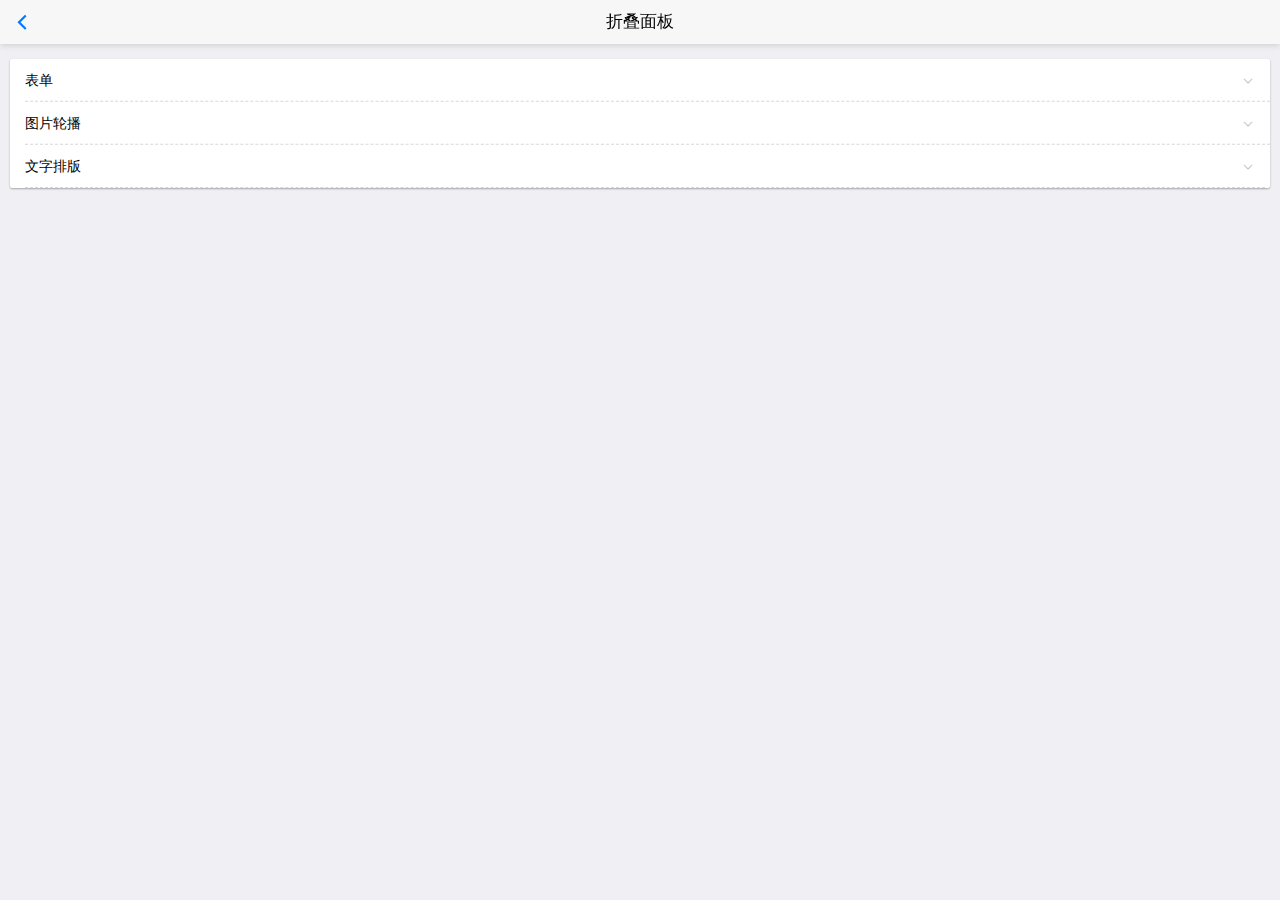
<file: template/accordion.html>
<!DOCTYPE html>
<html>

	<head>
		<meta charset="utf-8">
		<title>app</title>
		<meta name="viewport" content="width=device-width, initial-scale=1,maximum-scale=1,user-scalable=no">
		<meta name="apple-mobile-web-app-capable" content="yes">
		<meta name="apple-mobile-web-app-status-bar-style" content="black">

		<!--标准mui.css-->
		<link rel="stylesheet" href="../css/mui.min.css">
		<!--App自定义的css-->
		<link rel="stylesheet" type="text/css" href="../css/app.css"/>
		
	</head>
	<body class="mui-fullscreen">
		<header class="mui-bar mui-bar-nav">
			<a class="mui-action-back mui-icon mui-icon-left-nav mui-pull-left"></a>
			<h1 class="mui-title">折叠面板</h1>
		</header>
		<div class="mui-content">
			<div class="mui-card">
				<ul class="mui-table-view">
					<li class="mui-table-view-cell mui-collapse">
						<a class="mui-navigate-right" href="#">表单</a>
						<div class="mui-collapse-content">
							<form class="mui-input-group">
								<div class="mui-input-row">
									<label>Input</label>
									<input type="text" placeholder="普通输入框">
								</div>
								<div class="mui-input-row">
									<label>Input</label>
									<input type="text" class="mui-input-clear" placeholder="带清除按钮的输入框">
								</div>
		
								<div class="mui-input-row mui-plus-visible">
									<label>Input</label>
									<input type="text" class="mui-input-speech mui-input-clear" placeholder="语音输入">
								</div>
								<div class="mui-button-row">
									<button class="mui-btn mui-btn-primary" type="button" onclick="return false;">确认</button>&nbsp;&nbsp;
									<button class="mui-btn mui-btn-primary" type="button" onclick="return false;">取消</button>
								</div>
							</form>
						</div>
					</li>
					<li class="mui-table-view-cell mui-collapse">
						<a class="mui-navigate-right" href="#">图片轮播</a>
						<div class="mui-collapse-content">
							<div id="slider" class="mui-slider" >
							  <div class="mui-slider-group mui-slider-loop">
							    <!-- 额外增加的一个节点(循环轮播：第一个节点是最后一张轮播) -->
							    <div class="mui-slider-item mui-slider-item-duplicate">
							      <a href="#">
							        <img src="../img/slider04.png" />
							      </a>
							    </div>
							    <!-- 第一张 -->
							    <div class="mui-slider-item">
							      <a href="#">
							        <img src="../img/slider01.png" />
							      </a>
							    </div>
							    <!-- 第二张 -->
							    <div class="mui-slider-item">
							      <a href="#">
							        <img src="../img/slider02.png" />
							      </a>
							    </div>
							    <!-- 第三张 -->
							    <div class="mui-slider-item">
							      <a href="#">
							        <img src="../img/slider03.png" />
							      </a>
							    </div>
							    <!-- 第四张 -->
							    <div class="mui-slider-item">
							      <a href="#">
							        <img src="../img/slider04.png" />
							      </a>
							    </div>
							    <!-- 额外增加的一个节点(循环轮播：最后一个节点是第一张轮播) -->
							    <div class="mui-slider-item mui-slider-item-duplicate">
							      <a href="#">
							        <img src="../img/slider01.png" />
							      </a>
							    </div>
							  </div>
							  <div class="mui-slider-indicator">
							    <div class="mui-indicator mui-active"></div>
							    <div class="mui-indicator"></div>
							    <div class="mui-indicator"></div>
							    <div class="mui-indicator"></div>
							  </div>
							</div>
						</div>
					</li>
					<li class="mui-table-view-cell mui-collapse">
						<a class="mui-navigate-right" href="#">文字排版</a>
						<div class="mui-collapse-content">
							<h1>h1. Heading</h1>
							<h2>h2. Heading</h2>
							<h3>h3. Heading</h3>
							<h4>h4. Heading</h4>
							<h5>h5. Heading</h5>
							<h6>h6. Heading</h6>
							<p>
								p. 目前最接近原生App效果的框架。
							</p>
						</div>
					</li>
				</ul>
			</div>
		</div>
		<script src="../js/mui.min.js"></script>
		<script>
			mui.init({
				swipeBack:true //启用右滑关闭功能
			});
		</script>
	</body>

</html>
</file>
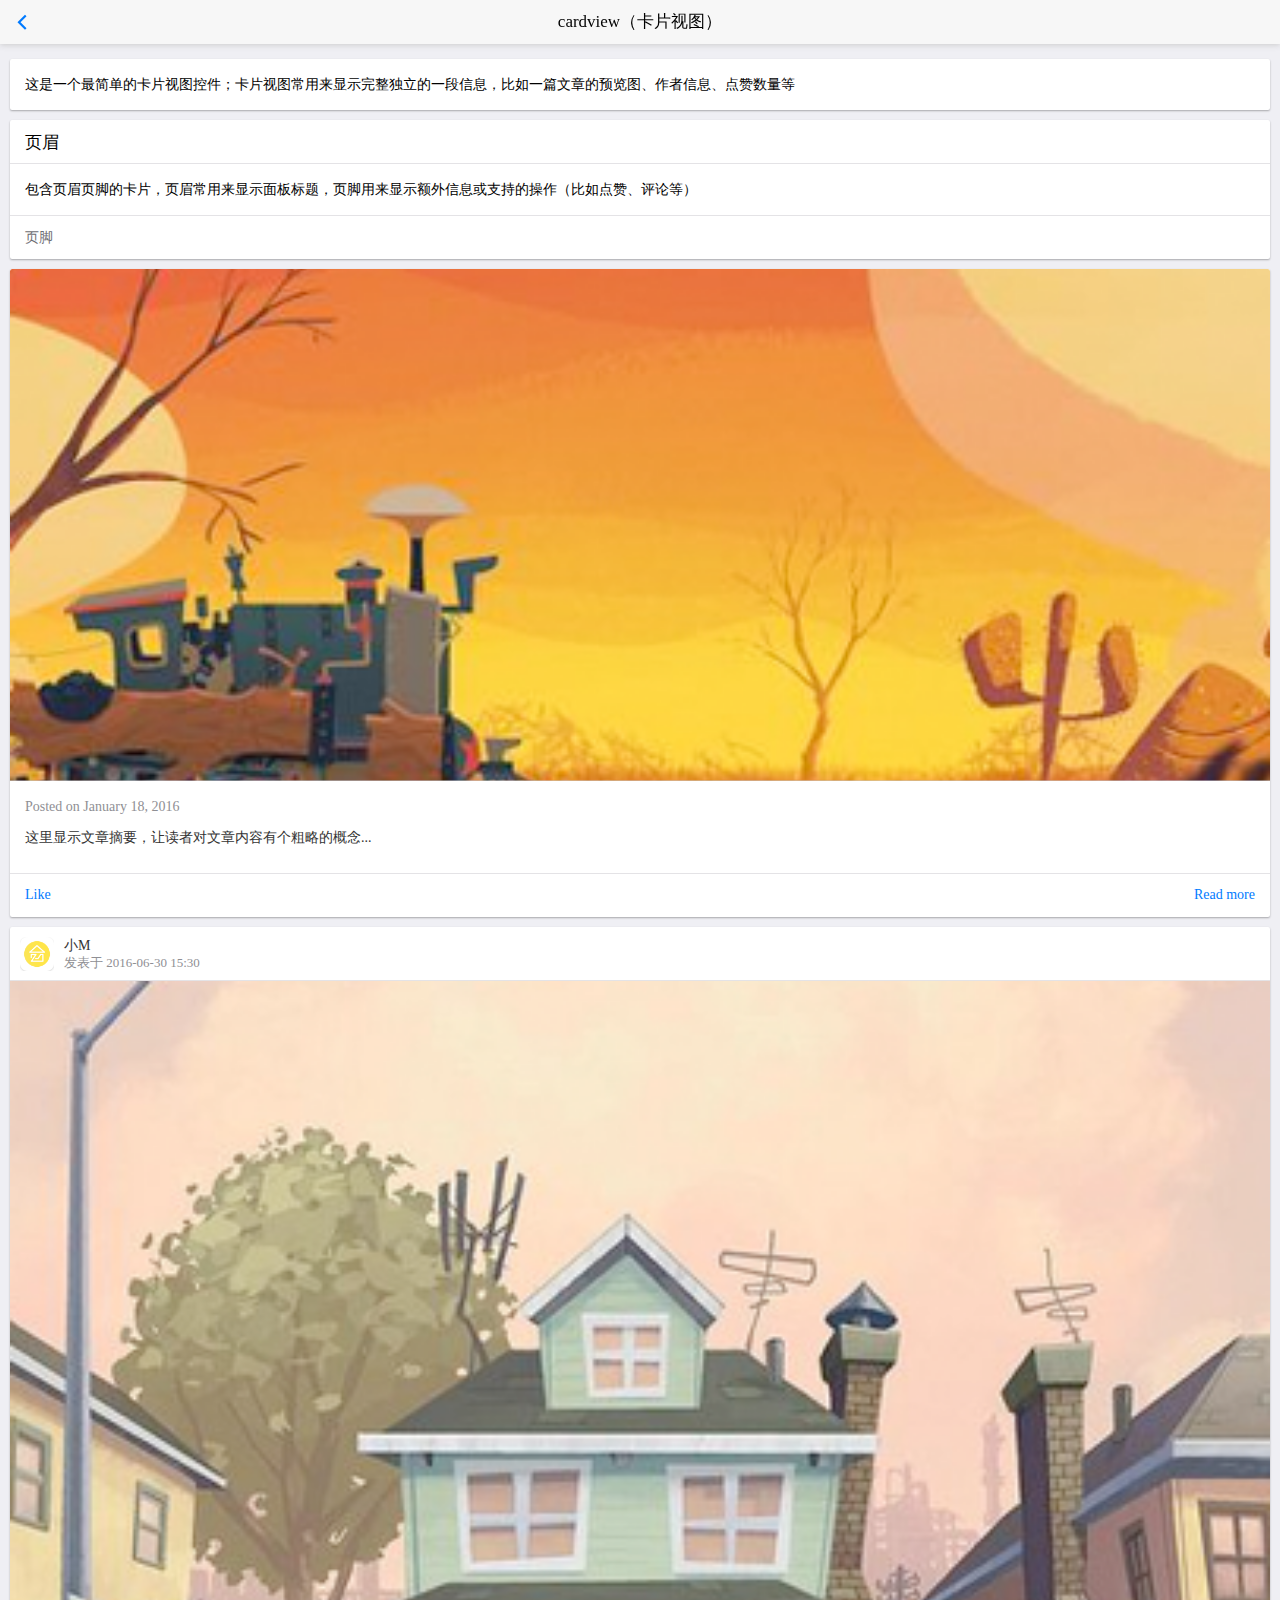
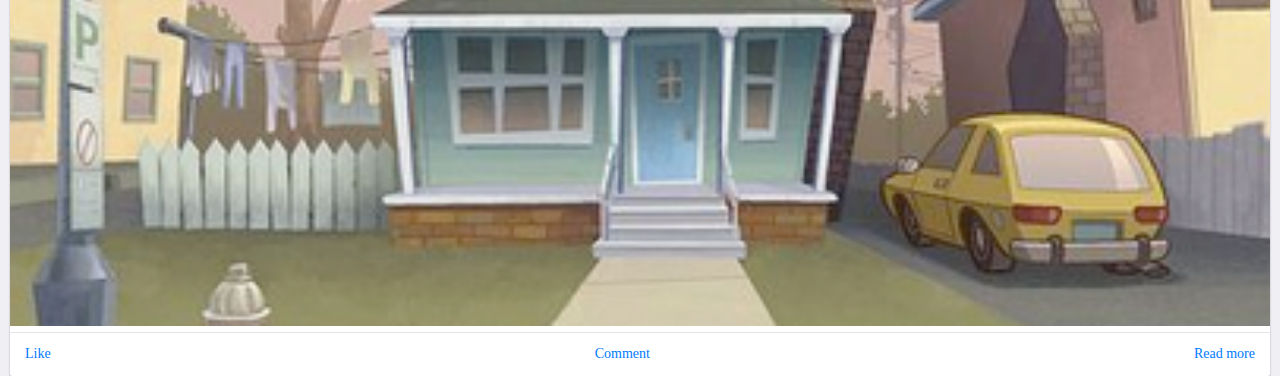
<file: template/card.html>
<!DOCTYPE html>
<html>

	<head>
		<meta charset="utf-8">
		<title>app</title>
		<meta name="viewport" content="width=device-width, initial-scale=1,maximum-scale=1,user-scalable=no">
		<meta name="apple-mobile-web-app-capable" content="yes">
		<meta name="apple-mobile-web-app-status-bar-style" content="black">

		<!--标准mui.css-->
		<link rel="stylesheet" href="../css/mui.min.css">
		<!--App自定义的css-->
		<link rel="stylesheet" type="text/css" href="../css/app.css" />
	</head>

	<body class="mui-fullscreen">
		<header class="mui-bar mui-bar-nav">
			<a class="mui-action-back mui-icon mui-icon-left-nav mui-pull-left"></a>
			<h1 class="mui-title">cardview（卡片视图）</h1>
		</header>
		<div class="mui-content">
			<div class="mui-card">
				<div class="mui-card-content">
					<div class="mui-card-content-inner">
						这是一个最简单的卡片视图控件；卡片视图常用来显示完整独立的一段信息，比如一篇文章的预览图、作者信息、点赞数量等
					</div>
				</div>
			</div>
			<div class="mui-card">
				<div class="mui-card-header">页眉</div>
				<div class="mui-card-content">
					<div class="mui-card-content-inner">
						包含页眉页脚的卡片，页眉常用来显示面板标题，页脚用来显示额外信息或支持的操作（比如点赞、评论等）
					</div>
				</div>
				<div class="mui-card-footer">页脚</div>
			</div>
			
			<div class="mui-card">
				<div class="mui-card-header mui-card-media" style="height:40vw;background-image:url(../img/slider02.png)"></div>
				<div class="mui-card-content">
					<div class="mui-card-content-inner">
						<p>Posted on January 18, 2016</p>
						<p style="color: #333;">这里显示文章摘要，让读者对文章内容有个粗略的概念...</p>
					</div>
				</div>
				<div class="mui-card-footer">
					<a class="mui-card-link">Like</a>
					<a class="mui-card-link">Read more</a>
				</div>
			</div>
			
			
			<!--<div class="mui-card">
				<div class="mui-card-header mui-card-media">
					<div class="mui-card-media-object mui-pull-left">
						<img src="../images/logo.png" width="34px" height="34px" />
					</div>
					<div class="mui-card-media-body">
						小M
						<p class="mui-ellipsis">发表于 6小时前</p>
					</div>
				</div>
				<div class="mui-card-content mui-card-media" style="height:40vw;background-image:url(../images/yuantiao.jpg)"></div>
				<div class="mui-card-footer">
					<a class="mui-card-link">Like</a>
					<a class="mui-card-link">Comment</a>
					<a class="mui-card-link">Read more</a>
				</div>
			</div>-->
			
			<div class="mui-card">
				<div class="mui-card-header mui-card-media">
					<img src="../img/logo.png" />
					<div class="mui-media-body">
						小M
						<p>发表于 2016-06-30 15:30</p>
					</div>
					<!--<img class="mui-pull-left" src="../images/logo.png" width="34px" height="34px" />
					<h2>小M</h2>
					<p>发表于 2016-06-30 15:30</p>-->
				</div>
				<div class="mui-card-content" >
					<img src="../img/slider01.png" alt="" width="100%"/>
				</div>
				<div class="mui-card-footer">
					<a class="mui-card-link">Like</a>
					<a class="mui-card-link">Comment</a>
					<a class="mui-card-link">Read more</a>
				</div>
			</div>
		</div>
		<script src="../js/mui.min.js"></script>
	</body>

</html>
</file>
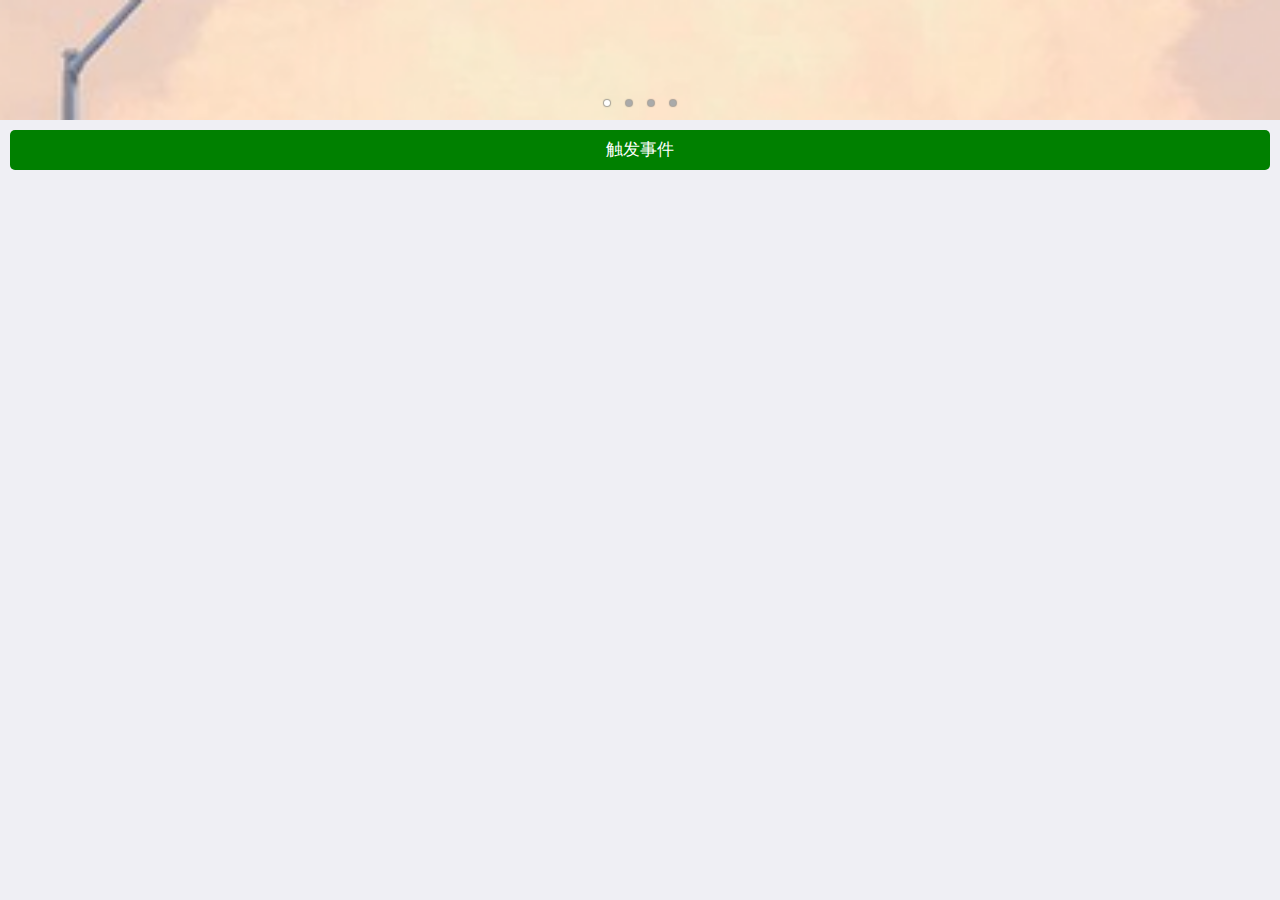
<file: template/content.html>
<!DOCTYPE html>
<html>

	<head>
		<meta charset="utf-8">
		<title>Hello MUI</title>
		<meta name="viewport" content="width=device-width, initial-scale=1,maximum-scale=1, user-scalable=no">
		<meta name="apple-mobile-web-app-capable" content="yes">
		<meta name="apple-mobile-web-app-status-bar-style" content="black">
		<link rel="stylesheet" href="../css/mui.min.css">
		<style type="text/css">
			*{font-family: "微软雅黑";}
			#list {
				/*避免导航边框和列表背景边框重叠，看起来像两条边框似得；*/
				margin-top: -1px;
			}
			.mui-slider{max-height: 120px;}
			.card{overflow: hidden;clear: both;}
			.cardList{margin: 10px;border-radius: 5px;background-color: #fff;min-height: 200px;}
			.cardListTitle{font-size: 20px;color: #000000;line-height: 45px;margin-bottom: 0;}
			.cardListchild{margin: 10px;}
			.mui-table-view{font-size: 14px;}
			.mui-table-view:before{background-color:#fff;border-top: 1px solid #c8c7cc;}
			.mui-table-view:after{background-color: #fff;}
			.mui-table-view-cell:after{background-color: #fff;border-bottom: 1px dashed #c8c7cc;}
			.ftbd{font-weight: bold;color: #700000;}
			.edu{color: #3983e5;font-size: 20px;font-weight: bold;}
			.btn{margin: 10px;text-align: center;background-color: green;border-radius: 5px;line-height: 40px;color: #fff;}
		</style>
	</head>

	<body>
		<div class="mui-content">
			<header>
				<div id="slider" class="mui-slider" >
				  <div class="mui-slider-group mui-slider-loop">
				    <!-- 额外增加的一个节点(循环轮播：第一个节点是最后一张轮播) -->
				    <div class="mui-slider-item mui-slider-item-duplicate">
				      <a href="#">
				        <img src="../img/slider04.png" />
				      </a>
				    </div>
				    <!-- 第一张 -->
				    <div class="mui-slider-item">
				      <a href="#">
				        <img src="../img/slider01.png" />
				      </a>
				    </div>
				    <!-- 第二张 -->
				    <div class="mui-slider-item">
				      <a href="#">
				        <img src="../img/slider02.png" />
				      </a>
				    </div>
				    <!-- 第三张 -->
				    <div class="mui-slider-item">
				      <a href="#">
				        <img src="../img/slider03.png" />
				      </a>
				    </div>
				    <!-- 第四张 -->
				    <div class="mui-slider-item">
				      <a href="#">
				        <img src="../img/slider04.png" />
				      </a>
				    </div>
				    <!-- 额外增加的一个节点(循环轮播：最后一个节点是第一张轮播) -->
				    <div class="mui-slider-item mui-slider-item-duplicate">
				      <a href="#">
				        <img src="../img/slider01.png" />
				      </a>
				    </div>
				  </div>
				  <div class="mui-slider-indicator">
				    <div class="mui-indicator mui-active"></div>
				    <div class="mui-indicator"></div>
				    <div class="mui-indicator"></div>
				    <div class="mui-indicator"></div>
				  </div>
				</div>
			</header>
			<div class="btn" id="btn">触发事件</div>
			<div class="card" id="cardlist">
				
			</div>
		</div>
		<script src="../js/mui.min.js"></script>
		<script>
			var aniShow = "pop-in";
			 //只有ios支持的功能需要在Android平台隐藏；
			if (mui.os.android) {
				var list = document.querySelectorAll('.ios-only');
				if (list) {
					for (var i = 0; i < list.length; i++) {
						list[i].style.display = 'none';
					}
				}
				//Android平台暂时使用slide-in-right动画
				if(parseFloat(mui.os.version)<4.4){
					aniShow = "slide-in-right";
				}
			}
			//初始化，并预加载webview模式的选项卡			
			function preload () {
				mui.preload({
					url:'examples/tab-webview-main.html',
					styles: {
						popGesture: 'hide'
					}
				});
				mui.preload({
					url:"examples/pullrefresh_main.html",
					styles:{
						popGesture:'hide'
					}
				});
			}
			var templates = {};
			var getTemplate = function(name, header, content) {
				var template = templates[name];
				if (!template) {
					//预加载共用父模板；
					var headerWebview = mui.preload({
						url: header,
						id: name + "-main",
						styles: {
							popGesture: "hide",
						},
						extras: {
							mType: 'main'
						}
					});
					//预加载共用子webview
					var subWebview = mui.preload({
						url: !content ? "" : content,
						id: name + "-sub",
						styles: {
							top: '45px',
							bottom: '0px',
						},
						extras: {
							mType: 'sub'
						}
					});
					subWebview.addEventListener('titleUpdate', function() {
						setTimeout(function() {
							subWebview.show();
						}, 50);
					});
					subWebview.hide();
					headerWebview.append(subWebview);
					//iOS平台支持侧滑关闭，父窗体侧滑隐藏后，同时需要隐藏子窗体；
					if (mui.os.ios) { //5+父窗体隐藏，子窗体还可以看到？不符合逻辑吧？
						headerWebview.addEventListener('hide', function() {
							subWebview.hide("none");
						});
					}
					templates[name] = template = {
						name: name,
						header: headerWebview,
						content: subWebview,
					};
				}
				return template;
			};
			var initTemplates = function() {
				getTemplate('default', 'examples/template.html');
			};
			mui.plusReady(function() {
				//读取本地存储，检查是否为首次启动
//				var showGuide = plus.storage.getItem("lauchFlag");
				if(showGuide){
					//有值，说明已经显示过了，无需显示；
					//关闭splash页面；
					plus.navigator.closeSplashscreen();
					plus.navigator.setFullscreen(false);
					//初始化模板
					initTemplates(); 
					//预加载
					preload();
				}else{
					//显示启动导航
					mui.openWindow({
						id:'guide',
						url:'examples/guide.html',
						show:{
							aniShow:'none'
						},
						waiting:{
							autoShow:false
						}
					});
					//延迟的原因：优先打开启动导航页面，避免资源争夺
					setTimeout(function () {
						//初始化模板
						initTemplates(); 
						//预加载
						preload();
					},200);
				}
			});
			 //主列表点击事件
			mui('#list').on('tap', 'a', function() {
				var id = this.getAttribute('href');
				var href = this.href;
				var type = this.getAttribute("open-type");
				//不使用父子模板方案的页面
				if (type == "common") {
					var webview_style = {
						popGesture: "close"
					};
					//侧滑菜单需动态控制一下zindex值；
					if (~id.indexOf('offcanvas-')) {
						webview_style.zindex = 9998;
						webview_style.popGesture = ~id.indexOf('offcanvas-with-right') ? "close" : "none";
					}
					//图标界面需要启动硬件加速
					if(~id.indexOf('icons.html')){
						webview_style.hardwareAccelerated = true;
					}
					mui.openWindow({
						id: id,
						url: this.href,
						styles: webview_style,
						show: {
							aniShow: aniShow
						},
						waiting: {
							autoShow: false
						}
					});
				} else if (id && ~id.indexOf('.html')) {
					if (!mui.os.plus || (!~id.indexOf('popovers.html')&&mui.os.ios)) {
						mui.openWindow({
							id: id,
							url: this.href,
							styles: {
								popGesture: 'close'
							},
							show: {
								aniShow: aniShow
							},
							waiting: {
								autoShow: false
							}
						});
					} else {
						//TODO  by chb 当初这么设计，是为了一个App中有多个模板，目前仅有一个模板的情况下，实际上无需这么复杂
						//使用父子模板方案打开的页面
						//获得共用模板组
						var template = getTemplate('default');
						//判断是否显示右上角menu图标；
						var showMenu = ~href.indexOf('popovers.html') ? true : false;
						//获得共用父模板
						var headerWebview = template.header;
						//获得共用子webview
						var contentWebview = template.content;
						var title = this.innerText.trim();
						//通知模板修改标题，并显示隐藏右上角图标；
						mui.fire(headerWebview, 'updateHeader', {
							title: title,
							showMenu: showMenu,
							target:href,
							aniShow: aniShow
						});
						
						if(mui.os.ios||(mui.os.android&&parseFloat(mui.os.version)<4.4)){
							var reload = true;
							if (!template.loaded) {
								if (contentWebview.getURL() != this.href) {
									contentWebview.loadURL(this.href);
								} else {
									reload = false;
								}
							} else {
								reload = false;
							}
							(!reload) && contentWebview.show();
							
							headerWebview.show(aniShow, 150);
						}
					}
				}
			});
			var index = null; //主页面
			function openMenu() {
				!index && (index = mui.currentWebview.parent());
				mui.fire(index, "menu:open");
			}
			//在android4.4.2中的swipe事件，需要preventDefault一下，否则触发不正常
			window.addEventListener('dragstart', function(e) {
				mui.gestures.touch.lockDirection = true; //锁定方向
				mui.gestures.touch.startDirection = e.detail.direction;
			});
			window.addEventListener('dragright', function(e) {
				if (!mui.isScrolling) {
					e.detail.gesture.preventDefault();
				}
			});
			 //监听右滑事件，若侧滑菜单未显示，右滑要显示菜单；
			window.addEventListener("swiperight", function(e) {
				//默认滑动角度在-45度到45度之间，都会触发右滑菜单，为避免误操作，可自定义限制滑动角度；
				if (Math.abs(e.detail.angle) < 4) {
					openMenu();
				}
			});
		</script>
	</body>

</html>
</file>
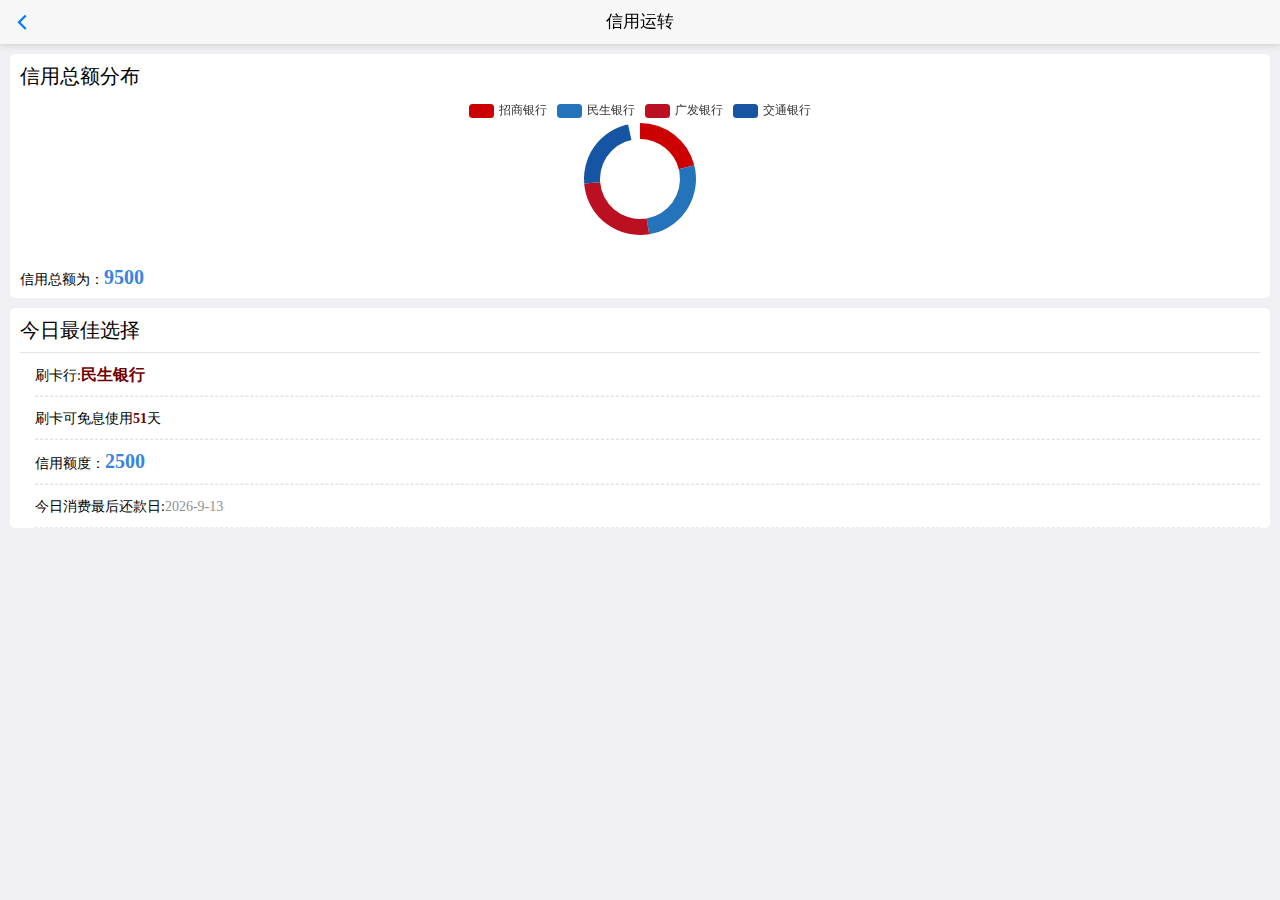
<file: template/goodManger.html>
<!DOCTYPE html>
<html>

	<head>
		<meta charset="utf-8">
		<title>Housekeeper</title>
		<meta name="viewport" content="width=device-width, initial-scale=1,maximum-scale=1,user-scalable=no">
		<meta name="apple-mobile-web-app-capable" content="yes">
		<meta name="apple-mobile-web-app-status-bar-style" content="black">

		<!--标准mui.css-->
		<link rel="stylesheet" href="../css/mui.min.css">
		<!--App自定义的css-->
		<link rel="stylesheet" type="text/css" href="../css/app.css" />

	</head>

	<body>
		<header class="mui-bar mui-bar-nav">
			<a id="back" class="mui-action-back mui-icon mui-icon-left-nav mui-pull-left"></a>
			<h1 class="mui-title">信用运转</h1>
		</header>
		<div class="mui-content">
			<div class="card">
				<div class="cardList">
					<div class="cardListchild">
						<p class="cardListTitle">信用总额分布</p>
						<div class="allMoneny" id="allmoney">

						</div>
						<div class="allAdd">信用总额为：<span class="edu" id="allAdd"></span></div>
					</div>
				</div>

				<div class="cardList">
					<div class="cardListchild">
						<p class="cardListTitle">今日最佳选择</p>
						<ul class="mui-table-view">
							<li class="mui-table-view-cell">刷卡行:<label class="ftbd fs16" id="payBank"></label></li>
							<li class="mui-table-view-cell">刷卡可免息使用<label class="ftbd" id="noPay"></label>天</li>
							<li class="mui-table-view-cell">信用额度：<label class="edu" id="payCount">2000</label></li>
							<li class="mui-table-view-cell">今日消费最后还款日:<label class="cl8f8" id="payLastday"></:label></li>
						</ul>
					</div>
				</div>
				
			</div>

		</div>

	</body>
	<!--<script src="../js/echarts-all.js" type="text/javascript" charset="utf-8"></script>-->
	<script src="../js/echarts.js" type="text/javascript" charset="utf-8"></script>
	<script src="../js/until.js" type="text/javascript" charset="utf-8"></script>
	<script src="../js/goodManger.js" type="text/javascript" charset="utf-8"></script>

</html>
</file>
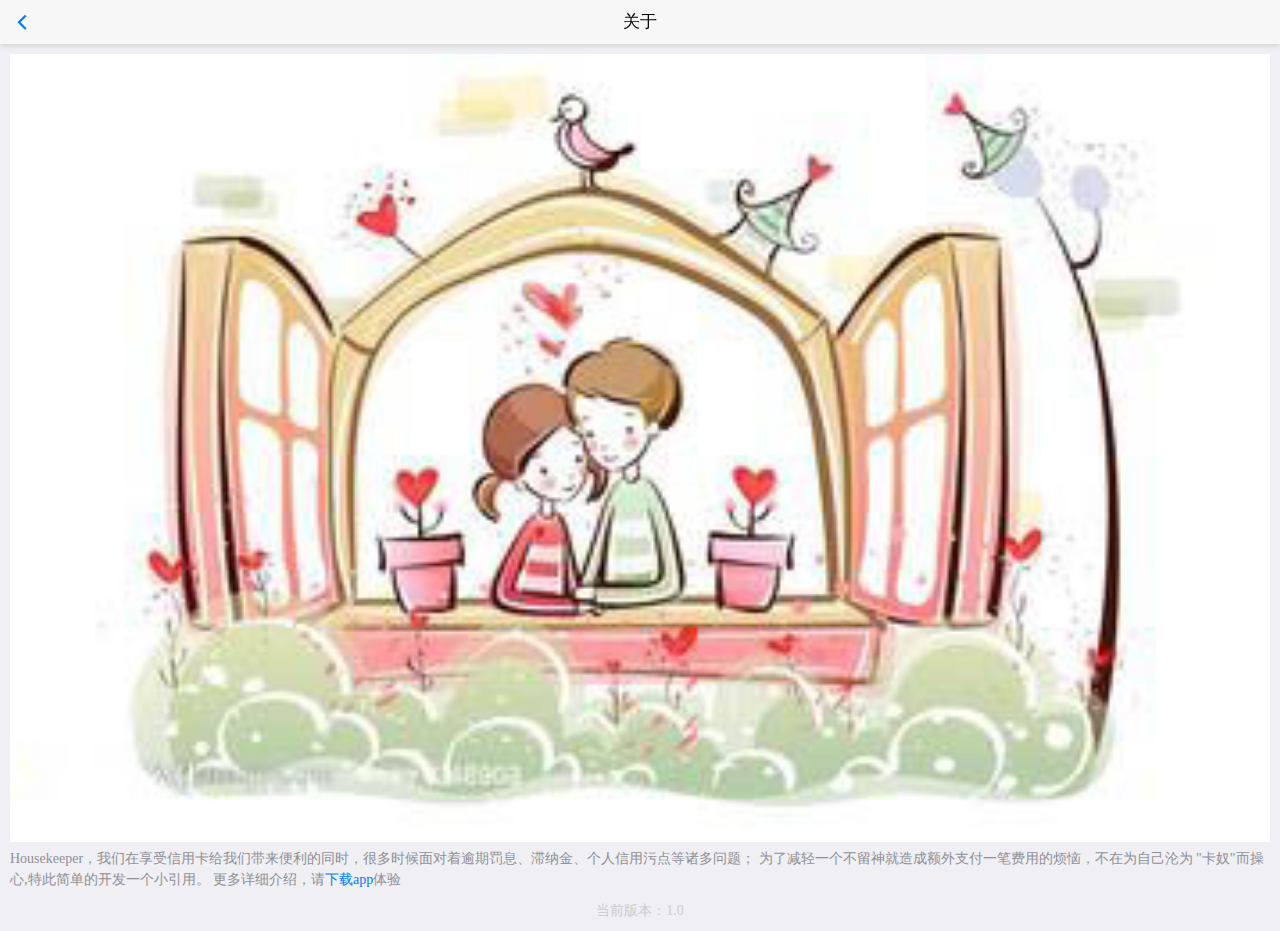
<file: template/info.html>
<!DOCTYPE html>
<html>

	<head>
		<meta charset="utf-8">
		<title>Housekeeper</title>
		<meta name="viewport" content="width=device-width, initial-scale=1,maximum-scale=1,user-scalable=no">
		<meta name="apple-mobile-web-app-capable" content="yes">
		<meta name="apple-mobile-web-app-status-bar-style" content="black">

		<!--标准mui.css-->
		<link rel="stylesheet" href="../css/mui.min.css">
		<!--App自定义的css-->
		<link rel="stylesheet" type="text/css" href="../css/app.css" />
	</head>

	<body>
		<header class="mui-bar mui-bar-nav">
			<a id="back" class="mui-action-back mui-icon mui-icon-left-nav mui-pull-left"></a>
			<h1 class="mui-title">关于</h1>
		</header>
		<div class="mui-content">
			<div class="mui-content-padded">
				<div class="qrcode">
					<img id="qrcode" src="../img/home.jpg" width="100%" />
					<a id="shortcut" style="width: 60%;margin: 15px auto;padding: 5px;" class="mui-hidden mui-btn mui-btn-block mui-btn-red">创建桌面图标</a>
				</div>
				<!--<h4 style="margin-top:10px;">mui</h4>-->
				<p>Housekeeper，我们在享受信用卡给我们带来便利的同时，很多时候面对着逾期罚息、滞纳金、个人信用污点等诸多问题；
					为了减轻一个不留神就造成额外支付一笔费用的烦恼，不在为自己沦为 "卡奴"而操心,特此简单的开发一个小引用。
					更多详细介绍，请<a>下载app</a>体验</p>
				<p style="text-align: center;color: #ccc;text-indent: 0;">当前版本：<span id="version">1.0</span></p>	
			</div>
		</div>
		<script type="text/javascript" charset="utf-8">
			document.getElementById("back").addEventListener("click",function(){
				window.location.href = "../index.html";
			})
		</script>
	</body>

</html>
</file>
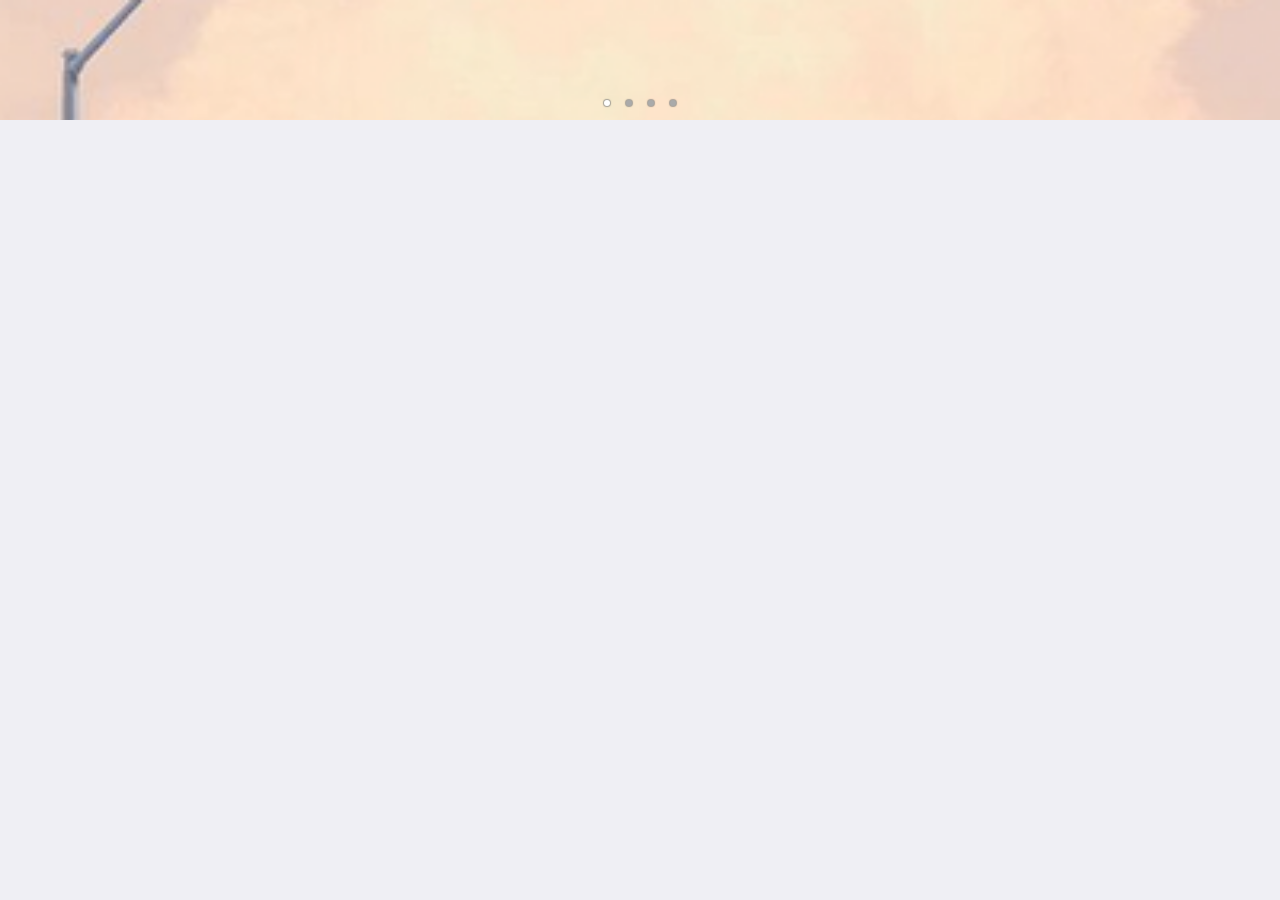
<file: template/list.html>
<!doctype html>
<html lang="en">

	<head>
		<meta charset="utf-8">
		<meta name="viewport" content="width=device-width,initial-scale=1,minimum-scale=1,maximum-scale=1,user-scalable=no" />
		<meta name="apple-mobile-web-app-capable" content="yes">
		<meta name="apple-mobile-web-app-status-bar-style" content="black">
		<title>Housekeeper</title>
		<link href="../css/mui.min.css" rel="stylesheet" />
		<style type="text/css">
			*{font-family: "微软雅黑";}
			#list {
				/*避免导航边框和列表背景边框重叠，看起来像两条边框似得；*/
				margin-top: -1px;
			}
			.mui-slider{max-height: 120px;}
			.card{overflow: hidden;clear: both;}
			.cardList{margin: 10px;border-radius: 5px;background-color: #fff;min-height: 200px;}
			.cardListTitle{font-size: 20px;color: #000000;line-height: 45px;margin-bottom: 0;}
			.cardListchild{margin: 10px;}
			.mui-table-view{font-size: 14px;}
			.mui-table-view:before{background-color:#fff;border-top: 1px solid #c8c7cc;}
			.mui-table-view:after{background-color: #fff;}
			.mui-table-view-cell:after{background-color: #fff;border-bottom: 1px dashed #c8c7cc;}
			.ftbd{font-weight: bold;color: #700000;}
			.edu{color: #3983e5;font-size: 20px;font-weight: bold;}
			.btn{margin: 10px;text-align: center;background-color: green;border-radius: 5px;line-height: 40px;color: #fff;}
		</style>
		
	</head>

	<body>
		<div class="mui-content">
			<header>
				<div id="slider" class="mui-slider" >
				  <div class="mui-slider-group mui-slider-loop">
				    <!-- 额外增加的一个节点(循环轮播：第一个节点是最后一张轮播) -->
				    <div class="mui-slider-item mui-slider-item-duplicate">
				      <a href="#">
				        <img src="../img/slider04.png" />
				      </a>
				    </div>
				    <!-- 第一张 -->
				    <div class="mui-slider-item">
				      <a href="#">
				        <img src="../img/slider01.png" />
				      </a>
				    </div>
				    <!-- 第二张 -->
				    <div class="mui-slider-item">
				      <a href="#">
				        <img src="../img/slider02.png" />
				      </a>
				    </div>
				    <!-- 第三张 -->
				    <div class="mui-slider-item">
				      <a href="#">
				        <img src="../img/slider03.png" />
				      </a>
				    </div>
				    <!-- 第四张 -->
				    <div class="mui-slider-item">
				      <a href="#">
				        <img src="../img/slider04.png" />
				      </a>
				    </div>
				    <!-- 额外增加的一个节点(循环轮播：最后一个节点是第一张轮播) -->
				    <div class="mui-slider-item mui-slider-item-duplicate">
				      <a href="#">
				        <img src="../img/slider01.png" />
				      </a>
				    </div>
				  </div>
				  <div class="mui-slider-indicator">
				    <div class="mui-indicator mui-active"></div>
				    <div class="mui-indicator"></div>
				    <div class="mui-indicator"></div>
				    <div class="mui-indicator"></div>
				  </div>
				</div>
			</header>
			<!--<div class="btn" id="btn">触发事件</div>-->
			<div class="card" id="cardlist">
				
			</div>
			
			
		</div>
	
	</body>
	<script src="../js/mui.min.js" type="text/javascript" async="async" charset="utf-8"></script>
	<script src="../js/cardList1.js" type="text/javascript" async="async" charset="utf-8"></script>
</html>
</file>
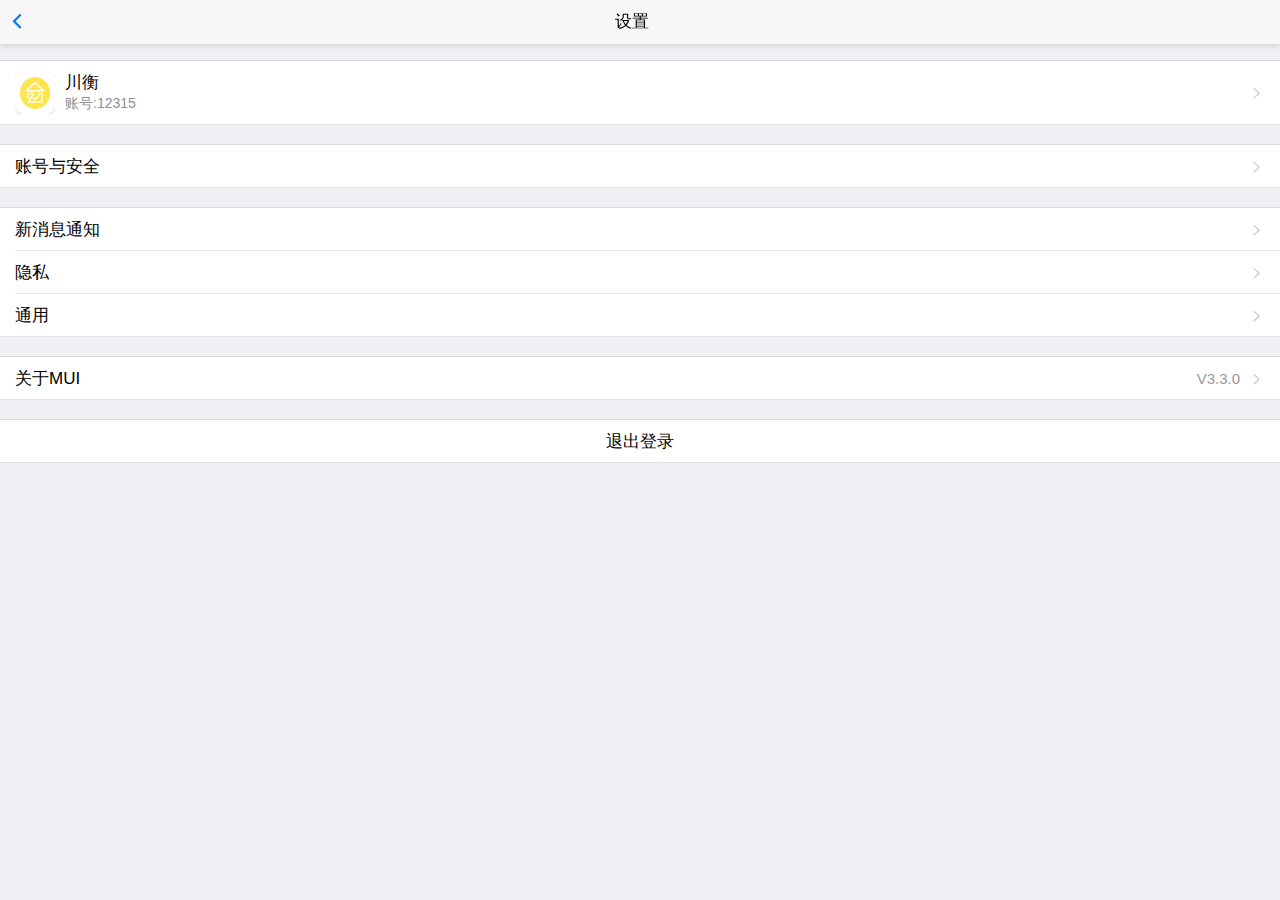
<file: template/setting.html>
<!DOCTYPE html>
<html>

	<head>
		<meta charset="utf-8">
		<title>app</title>
		<meta name="viewport" content="width=device-width, initial-scale=1,maximum-scale=1,user-scalable=no">
		<meta name="apple-mobile-web-app-capable" content="yes">
		<meta name="apple-mobile-web-app-status-bar-style" content="black">

		<link rel="stylesheet" href="../css/mui.min.css">
		<style>
			html,
			body {
				background-color: #efeff4;
			}
			.mui-views,
			.mui-view,
			.mui-pages,
			.mui-page,
			.mui-page-content {
				position: absolute;
				left: 0;
				right: 0;
				top: 0;
				bottom: 0;
				width: 100%;
				height: 100%;
				background-color: #efeff4;
			}
			.mui-pages {
				top: 46px;
				height: auto;
			}
			.mui-scroll-wrapper,
			.mui-scroll {
				background-color: #efeff4;
			}
			.mui-page.mui-transitioning {
				-webkit-transition: -webkit-transform 300ms ease;
				transition: transform 300ms ease;
			}
			.mui-page-left {
				-webkit-transform: translate3d(0, 0, 0);
				transform: translate3d(0, 0, 0);
			}
			.mui-ios .mui-page-left {
				-webkit-transform: translate3d(-20%, 0, 0);
				transform: translate3d(-20%, 0, 0);
			}
			.mui-navbar {
				position: fixed;
				right: 0;
				left: 0;
				z-index: 10;
				height: 44px;
				background-color: #f7f7f8;
			}
			.mui-navbar .mui-bar {
				position: absolute;
				background: transparent;
				text-align: center;
			}
			.mui-android .mui-navbar-inner.mui-navbar-left {
				opacity: 0;
			}
			.mui-ios .mui-navbar-left .mui-left,
			.mui-ios .mui-navbar-left .mui-center,
			.mui-ios .mui-navbar-left .mui-right {
				opacity: 0;
			}
			.mui-navbar .mui-btn-nav {
				-webkit-transition: none;
				transition: none;
				-webkit-transition-duration: .0s;
				transition-duration: .0s;
			}
			.mui-navbar .mui-bar .mui-title {
				display: inline-block;
				width: auto;
			}
			.mui-page-shadow {
				position: absolute;
				right: 100%;
				top: 0;
				width: 16px;
				height: 100%;
				z-index: -1;
				content: '';
			}
			.mui-page-shadow {
				background: -webkit-linear-gradient(left, rgba(0, 0, 0, 0) 0, rgba(0, 0, 0, 0) 10%, rgba(0, 0, 0, .01) 50%, rgba(0, 0, 0, .2) 100%);
				background: linear-gradient(to right, rgba(0, 0, 0, 0) 0, rgba(0, 0, 0, 0) 10%, rgba(0, 0, 0, .01) 50%, rgba(0, 0, 0, .2) 100%);
			}
			.mui-navbar-inner.mui-transitioning,
			.mui-navbar-inner .mui-transitioning {
				-webkit-transition: opacity 300ms ease, -webkit-transform 300ms ease;
				transition: opacity 300ms ease, transform 300ms ease;
			}
			.mui-page {
				display: none;
			}
			.mui-pages .mui-page {
				display: block;
			}
			.mui-page .mui-table-view:first-child {
				margin-top: 15px;
			}
			.mui-page .mui-table-view:last-child {
				margin-bottom: 30px;
			}
			.mui-table-view {
				margin-top: 20px;
			}
			
			.mui-table-view span.mui-pull-right {
				color: #999;
			}
			.mui-table-view-divider {
				background-color: #efeff4;
				font-size: 14px;
			}
			.mui-table-view-divider:before,
			.mui-table-view-divider:after {
				height: 0;
			}
			.head {
				height: 40px;
			}
			#head {
				line-height: 40px;
			}
			.head-img {
				width: 40px;
				height: 40px;
			}
			#head-img1 {
				position: absolute;
				bottom: 10px;
				right: 40px;
				width: 40px;
				height: 40px;
			}
			.update {
				font-style: normal;
				color: #999999;
				margin-right: -25px;
				font-size: 15px
			}
			.mui-fullscreen {
				position: fixed;
				z-index: 20;
				background-color: #000;
			}
			.mui-ios .mui-navbar .mui-bar .mui-title {
				position: static;
			}
			/*问题反馈在setting页面单独的css*/
			#feedback .mui-popover{
				position: fixed;
			}
			#feedback .mui-table-view:last-child {
			    margin-bottom: 0px;
			}
			#feedback .mui-table-view:first-child {
			    margin-top: 0px;
			}
			/*问题反馈在setting页面单独的css==end*/
			
		</style>
		<link rel="stylesheet" type="text/css" href="../css/feedback.css" />
	</head>

	<body class="mui-fullscreen">
		<!--页面主结构开始-->
		<div id="app" class="mui-views">
			<div class="mui-view">
				<div class="mui-navbar">
				</div>
				<div class="mui-pages">
				</div>
			</div>
		</div>
		<!--页面主结构结束-->
		<!--单页面开始-->
		<div id="setting" class="mui-page">
			<!--页面标题栏开始-->
			<div class="mui-navbar-inner mui-bar mui-bar-nav">
				<button type="button" class="mui-left mui-action-back mui-btn  mui-btn-link mui-btn-nav mui-pull-left">
					<span class="mui-icon mui-icon-left-nav"></span>
				</button>
				<h1 class="mui-center mui-title">设置</h1>
			</div>
			<!--页面标题栏结束-->
			<!--页面主内容区开始-->
			<div class="mui-page-content">
				<div class="mui-scroll-wrapper">
					<div class="mui-scroll">
						<ul class="mui-table-view mui-table-view-chevron">
							<li class="mui-table-view-cell mui-media">
								<a class="mui-navigate-right" href="#account">
									<img class="mui-media-object mui-pull-left head-img" id="head-img" src="">
									<div class="mui-media-body">
										川衡
										<p class='mui-ellipsis'>账号:12315</p>
									</div>
								</a>
							</li>
						</ul>
						<ul class="mui-table-view mui-table-view-chevron">
							<li class="mui-table-view-cell">
								<a href="#account" class="mui-navigate-right">账号与安全</a>
							</li>
						</ul>
						<ul class="mui-table-view mui-table-view-chevron">
							<li class="mui-table-view-cell">
								<a href="#notifications" class="mui-navigate-right">新消息通知</a>
							</li>
							<li class="mui-table-view-cell">
								<a href="#privacy" class="mui-navigate-right">隐私</a>
							</li>
							<li class="mui-table-view-cell">
								<a href="#general" class="mui-navigate-right">通用</a>
							</li>
						</ul>
						<ul class="mui-table-view mui-table-view-chevron">
							<li class="mui-table-view-cell">
								<a href="#about" class="mui-navigate-right">关于MUI <i class="mui-pull-right update">V3.3.0</i></a>
							</li>
						</ul>
						<ul class="mui-table-view">
							<li id="loginout" class="mui-table-view-cell" style="text-align: center;">
								<a>退出登录</a>
							</li>
						</ul>
					</div>
				</div>
			</div>
			<!--页面主内容区结束-->
		</div>
		<!--单页面结束-->
		<div id="account" class="mui-page">
			<div class="mui-navbar-inner mui-bar mui-bar-nav">
				<button type="button" class="mui-left mui-action-back mui-btn  mui-btn-link mui-btn-nav mui-pull-left">
					<span class="mui-icon mui-icon-left-nav"></span>设置
				</button>
				<h1 class="mui-center mui-title">账号与安全</h1>
			</div>
			<div class="mui-page-content">
				<div class="mui-scroll-wrapper">
					<div class="mui-scroll">
						<ul class="mui-table-view">
							<li class="mui-table-view-cell">
								<a id="head" class="mui-navigate-right">头像
								<span class="mui-pull-right head">
									<img class="head-img mui-action-preview" id="head-img1" src=""/>
								</span>
							</a>
							</li>
							<li class="mui-table-view-cell">
								<a>姓名<span class="mui-pull-right">川衡</span></a>
							</li>
							<li class="mui-table-view-cell">
								<a>HBuilder账号<span class="mui-pull-right">738506578@qq.com</span></a>
							</li>
						</ul>
						<ul class="mui-table-view">
							<li class="mui-table-view-cell">
								<a>QQ号<span class="mui-pull-right">738506578</span></a>
							</li>
							<li class="mui-table-view-cell">
								<a>手机号<span class="mui-pull-right">15900414990</span></a>
							</li>
							<li class="mui-table-view-cell">
								<a>邮箱地址<span class="mui-pull-right">738506578@qq.com</span></a>
							</li>
						</ul>
					</div>
				</div>
			</div>
		</div>
		<div id="notifications" class="mui-page">
			<div class="mui-navbar-inner mui-bar mui-bar-nav">
				<button type="button" class="mui-left mui-action-back mui-btn  mui-btn-link mui-btn-nav mui-pull-left">
					<span class="mui-icon mui-icon-left-nav"></span>设置
				</button>
				<h1 class="mui-center mui-title">新消息通知</h1>
			</div>
			<div class="mui-page-content">
				<div class="mui-scroll-wrapper">
					<div class="mui-scroll">
						<ul class="mui-table-view">
							<li class="mui-table-view-cell">
								<a>接收新消息通知<span class="mui-pull-right">已开启</span></a>
							</li>
						</ul>
						<ul class="mui-table-view">
							<li class="mui-table-view-cell">
								通知显示消息详情
								<div class="mui-switch mui-active mui-switch-mini">
									<div class="mui-switch-handle"></div>
								</div>
							</li>
						</ul>
						<div class="mui-content-padded">
							<p>若关闭，当收到新消息时，通知提示将不显示发信人和内容摘要</p>
						</div>

						<ul class="mui-table-view mui-table-view-chevron">
							<li class="mui-table-view-cell">
								<a href="#notifications_disturb" class="mui-navigate-right">功能消息免打扰</a>
							</li>
						</ul>
						<div class="mui-content-padded">
							<p>设置系统功能消息提示声音和震动的时段</p>
						</div>
						<ul class="mui-table-view">
							<li class="mui-table-view-cell">
								<a>接收新消息通知<span class="mui-pull-right">已开启</span></a>
							</li>
						</ul>
						<ul class="mui-table-view">
							<li class="mui-table-view-cell">
								声音
								<div class="mui-switch mui-active mui-switch-mini">
									<div class="mui-switch-handle"></div>
								</div>
							</li>
							<li class="mui-table-view-cell">
								震动
								<div class="mui-switch mui-active mui-switch-mini">
									<div class="mui-switch-handle"></div>
								</div>
							</li>
						</ul>
						<div class="mui-content-padded">
							<p>当HelloMUI在运行时，你可以设置是否需要声音或者震动</p>
						</div>
						<div></div>
					</div>
				</div>
			</div>
		</div>
		<div id="notifications_disturb" class="mui-page">
			<div class="mui-navbar-inner mui-bar mui-bar-nav">
				<button type="button" class="mui-left mui-action-back mui-btn  mui-btn-link mui-btn-nav mui-pull-left">
					<span class="mui-icon mui-icon-left-nav"></span>新消息通知
				</button>
				<h1 class="mui-center mui-title">功能消息免打扰</h1>
			</div>
			<div class="mui-page-content">
				<div class="mui-scroll-wrapper">
					<div class="mui-scroll">
						<ul class="mui-table-view mui-table-view-radio">
							<li class="mui-table-view-cell">
								<a class="mui-navigate-right">开启</a>
							</li>
							<li class="mui-table-view-cell">
								<a class="mui-navigate-right">只在夜间开启</a>
							</li>
							<li class="mui-table-view-cell">
								<a class="mui-navigate-right">关闭</a>
							</li>
						</ul>
					</div>
				</div>
			</div>
		</div>
		<div id="privacy" class="mui-page">
			<div class="mui-navbar-inner mui-bar mui-bar-nav">
				<button type="button" class="mui-left mui-action-back mui-btn  mui-btn-link mui-btn-nav mui-pull-left">
					<span class="mui-icon mui-icon-left-nav"></span>设置
				</button>
				<h1 class="mui-center mui-title">隐私</h1>
			</div>
			<div class="mui-page-content">
				<div class="mui-scroll-wrapper">
					<div class="mui-scroll">
						<ul class="mui-table-view">
							<li class="mui-table-view-divider">通讯录</li>
							<li class="mui-table-view-cell">
								加我为朋友时需要验证
								<div class="mui-switch mui-active mui-switch-mini">
									<div class="mui-switch-handle"></div>
								</div>
							</li>
						</ul>
						<ul class="mui-table-view">
							<li class="mui-table-view-cell">
								向我推荐QQ好友
								<div class="mui-switch mui-switch-mini">
									<div class="mui-switch-handle"></div>
								</div>
							</li>
							<li class="mui-table-view-cell">
								通过QQ号搜索到我
								<div class="mui-switch mui-switch-mini">
									<div class="mui-switch-handle"></div>
								</div>
							</li>
						</ul>
						<ul class="mui-table-view">
							<li class="mui-table-view-cell">
								可通过手机号搜索到我
								<div class="mui-switch mui-active mui-switch-mini">
									<div class="mui-switch-handle"></div>
								</div>
							</li>
							<li class="mui-table-view-cell">
								向我推荐通讯录朋友
								<div class="mui-switch mui-switch-mini">
									<div class="mui-switch-handle"></div>
								</div>
							</li>
							<li class="mui-table-view-divider">开启后，为你推荐已经开通HBuilder的手机联系人</li>
						</ul>
						<ul class="mui-table-view">
							<li class="mui-table-view-cell">
								通过HBuilder账号搜索到我
								<div class="mui-switch mui-active mui-switch-mini">
									<div class="mui-switch-handle"></div>
								</div>
							</li>
							<li class="mui-table-view-divider">关闭后，其他用户将不能通过HBuilder号搜索到你</li>
						</ul>

					</div>
				</div>
			</div>
		</div>
		<div id="general" class="mui-page">
			<div class="mui-navbar-inner mui-bar mui-bar-nav">
				<button type="button" class="mui-left mui-action-back mui-btn  mui-btn-link mui-btn-nav mui-pull-left">
					<span class="mui-icon mui-icon-left-nav"></span>设置
				</button>
				<h1 class="mui-center mui-title">通用</h1>
			</div>
			<div class="mui-page-content">
				<div class="mui-scroll-wrapper">
					<div class="mui-scroll">
						<ul class="mui-table-view">
							<li class="mui-table-view-cell">
								多语言
							</li>
						</ul>

						<ul class="mui-table-view">
							<li class="mui-table-view-cell">
								听筒模式
								<div class="mui-switch mui-switch-mini">
									<div class="mui-switch-handle"></div>
								</div>
							</li>
						</ul>
						<ul class="mui-table-view">
							<li class="mui-table-view-cell">
								功能
							</li>
						</ul>
					</div>
				</div>
			</div>
		</div>

		<div id="about" class="mui-page">
			<div class="mui-navbar-inner mui-bar mui-bar-nav">
				<button type="button" class="mui-left mui-action-back mui-btn  mui-btn-link mui-btn-nav mui-pull-left">
					<span class="mui-icon mui-icon-left-nav"></span>设置
				</button>
				<h1 class="mui-center mui-title">关于MUI</h1>
			</div>
			<div class="mui-page-content">
				<div class="mui-scroll-wrapper">
					<div class="mui-scroll">
						<ul class="mui-table-view">
							<li class="mui-table-view-cell mui-plus-visible">
								<a id="rate" class="mui-navigate-right">评分鼓励</a>
							</li>
							<li class="mui-table-view-cell mui-plus-visible">
								<a id="welcome" class="mui-navigate-right">欢迎页</a>
							</li>
							<li class="mui-table-view-cell mui-plus-visible">
								<a id="share" class="mui-navigate-right">分享推荐</a>
							</li>
							<li class="mui-table-view-cell">
								<a id="tel" class="mui-navigate-right">客服电话</a>
							</li>
							<li class="mui-table-view-cell">
								<a id="feedback-btn" href="#feedback" class="mui-navigate-right">问题反馈</a>
							</li>
							<li id="check_update" class="mui-table-view-cell mui-plus-visible">
								<a id="update" class="mui-navigate-right">检查更新</a>
							</li>
						</ul>
					</div>
				</div>
			</div>
		</div>

		<div id="feedback" class="mui-page feedback">
			<div class="mui-navbar-inner mui-bar mui-bar-nav">
				<button type="button" class="mui-left mui-action-back mui-btn  mui-btn-link mui-btn-nav mui-pull-left">
					<span class="mui-icon mui-icon-left-nav"></span>关于MUI
				</button>
				<button id="submit" class="mui-btn mui-btn-blue mui-btn-link mui-pull-right">发送</button>
				<h1 class="mui-center mui-title">问题反馈</h1>
			</div>
			<div class="mui-page-content">
				<div class="mui-content-padded">
					<div class="mui-inline">问题和意见</div>
					<a class="mui-pull-right mui-inline" href="#popover">
						快捷输入
						<span class="mui-icon mui-icon-arrowdown"></span>
					</a>
					<!--快捷输入具体内容，开发者可自己替换常用语-->
					<div id="popover" class="mui-popover">
						<div class="mui-popover-arrow"></div>
						<div class="mui-scroll-wrapper">
							<div class="mui-scroll">
								<ul class="mui-table-view">
									<!--仅流应用环境下显示-->
									<li class="mui-table-view-cell stream">
										<a href="#">桌面快捷方式创建失败</a>
									</li>
									<li class="mui-table-view-cell"><a href="#">界面显示错乱</a></li>
									<li class="mui-table-view-cell"><a href="#">启动缓慢，卡出翔了</a></li>
									<li class="mui-table-view-cell"><a href="#">偶发性崩溃</a></li>
									<li class="mui-table-view-cell"><a href="#">UI无法直视，丑哭了</a></li>
								</ul>
							</div>
						</div>
					</div>
				</div>
				<div class="row mui-input-row">
					<textarea id='question' class="mui-input-clear question" placeholder="请详细描述你的问题和意见..."></textarea>
				</div>
				<p>图片(选填,提供问题截图,总大小10M以下)</p>
				<div id='image-list' class="row image-list"></div>
				<p>QQ/邮箱</p>
				<div class="mui-input-row">
					<input id='contact' type="text" class="mui-input-clear contact" placeholder="(选填,方便我们联系你 )" />
				</div>
				<div class="mui-content-padded">
					<div class="mui-inline">应用评分</div>
					<div class="icons mui-inline" style="margin-left: 6px;">
						<i data-index="1" class="mui-icon mui-icon-star"></i>
						<i data-index="2" class="mui-icon mui-icon-star"></i>
						<i data-index="3" class="mui-icon mui-icon-star"></i>
						<i data-index="4" class="mui-icon mui-icon-star"></i>
						<i data-index="5" class="mui-icon mui-icon-star"></i>
					</div>
				</div><br />
			</div>
		</div>

	</body>
	<script src="../js/mui.min.js "></script>
	<script src="../js/mui.view.js "></script>
	<script src='../js/feedback.js'></script>
	<script>
		mui.init();
		//初始化单页view
		var viewApi = mui('#app').view({
			defaultPage: '#setting'
		});
		//初始化单页的区域滚动
		mui('.mui-scroll-wrapper').scroll();
		//分享操作
		var shares = {};
		
		mui.plusReady(function() {
			plus.share.getServices(function(s) {
				if (s && s.length > 0) {
					for (var i = 0; i < s.length; i++) {
						var t = s[i];
						shares[t.id] = t;
					}
				}
			}, function() {
				console.log("获取分享服务列表失败");
			});
		});
		
		setTimeout(function () {
			defaultImg();
			setTimeout(function() {
				initImgPreview();
			}, 300);
		},500);
		
		//分享链接点击事件
		document.getElementById("share").addEventListener('tap', function() {
			var ids = [{
					id: "weixin",
					ex: "WXSceneSession"
				}, {
					id: "weixin",
					ex: "WXSceneTimeline"
				}, {
					id: "sinaweibo"
				}, {
					id: "tencentweibo"
				}, {
					id: "qq"
				}],
				bts = [{
					title: "发送给微信好友"
				}, {
					title: "分享到微信朋友圈"
				}, {
					title: "分享到新浪微博"
				}, {
					title: "分享到腾讯微博"
				}, {
					title: "分享到QQ"
				}];
			plus.nativeUI.actionSheet({
				cancel: "取消",
				buttons: bts
			}, function(e) {
				var i = e.index;
				if (i > 0) {
					var s_id = ids[i - 1].id;
					var share = shares[s_id];
					if (share) {
						if (share.authenticated) {
							shareMessage(share, ids[i - 1].ex);
						} else {
							share.authorize(function() {
								shareMessage(share, ids[i - 1].ex);
							}, function(e) {
								console.log("认证授权失败：" + e.code + " - " + e.message);
							});
						}
					} else {
						mui.toast("无法获取分享服务，请检查manifest.json中分享插件参数配置，并重新打包")
					}
				}
			});
		});

		function shareMessage(share, ex) {
			var msg = {
				extra: {
					scene: ex
				}
			};
			msg.href = "http://www.dcloud.io/hellomui/";
			msg.title = "最接近原生APP体验的高性能前端框架";
			msg.content = "我正在体验HelloMUI，果然很流畅，基本看不出和原生App的差距";
			if (~share.id.indexOf('weibo')) {
				msg.content += "；体验地址：http://www.dcloud.io/hellomui/";
			}
			msg.thumbs = ["_www/img/logo.png"];
			share.send(msg, function() {
				console.log("分享到\"" + share.description + "\"成功！ ");
			}, function(e) {
				console.log("分享到\"" + share.description + "\"失败: " + e.code + " - " + e.message);
			});
		}
		//去评分
		document.getElementById("rate").addEventListener('tap', function() {
			if (mui.os.ios) {
				location.href = 'https://itunes.apple.com/WebObjects/MZStore.woa/wa/viewContentsUserReviews?id=682211190&pageNumber=0&sortOrdering=2&type=&mt=8';
			} else if (mui.os.android) {
				plus.runtime.openURL("market://details?id=io.dcloud.HelloMUI", function(e) {
					plus.runtime.openURL("market://details?id=io.dcloud.HelloMUI", function(e) {
						mui.alert("360手机助手和应用宝，你一个都没装，暂时无法评分，感谢支持");
					}, "com.qihoo.appstore");
				}, "com.tencent.android.qqdownloader");
			}
		});
		//客服电话
		document.getElementById("tel").addEventListener('tap', function() {
			if(mui.os.plus){
				plus.device.dial("114");
			}else{
				location.href = 'tel:114';
			}
			
		});
		//		//意见反馈
		//		document.getElementById("quest").addEventListener('tap', function() {
		//			
		//		});
		//		
		//检查更新
		document.getElementById("update").addEventListener('tap', function() {
			var server = "http://www.dcloud.io/check/update"; //获取升级描述文件服务器地址
			mui.getJSON(server, {
				"appid": plus.runtime.appid,
				"version": plus.runtime.version,
				"imei": plus.device.imei
			}, function(data) {
				if (data.status) {
					plus.ui.confirm(data.note, function(i) {
						if (0 == i) {
							plus.runtime.openURL(data.url);
						}
					}, data.title, ["立即更新", "取　　消"]);
				} else {
					mui.toast('Hello MUI 已是最新版本~')
				}
			});
		});
		var view = viewApi.view;
		(function($) {
			//处理view的后退与webview后退
			var oldBack = $.back;
			$.back = function() {
				if (viewApi.canBack()) { //如果view可以后退，则执行view的后退
					viewApi.back();
				} else { //执行webview后退
					oldBack();
				}
			};
			//监听页面切换事件方案1,通过view元素监听所有页面切换事件，目前提供pageBeforeShow|pageShow|pageBeforeBack|pageBack四种事件(before事件为动画开始前触发)
			//第一个参数为事件名称，第二个参数为事件回调，其中e.detail.page为当前页面的html对象
			view.addEventListener('pageBeforeShow', function(e) {
				//				console.log(e.detail.page.id + ' beforeShow');
			});
			view.addEventListener('pageShow', function(e) {
				//				console.log(e.detail.page.id + ' show');
			});
			view.addEventListener('pageBeforeBack', function(e) {
				//				console.log(e.detail.page.id + ' beforeBack');
			});
			view.addEventListener('pageBack', function(e) {
				//				console.log(e.detail.page.id + ' back');
			});
		})(mui);
		//更换头像
		mui(".mui-table-view-cell").on("tap", "#head", function(e) {
			if(mui.os.plus){
				var a = [{
					title: "拍照"
				}, {
					title: "从手机相册选择"
				}];
				plus.nativeUI.actionSheet({
					title: "修改头像",
					cancel: "取消",
					buttons: a
				}, function(b) {
					switch (b.index) {
						case 0:
							break;
						case 1:
							getImage();
							break;
						case 2:
							galleryImg();
							break;
						default:
							break
					}
				})	
			}
			
		});

		function getImage() {
			var c = plus.camera.getCamera();
			c.captureImage(function(e) {
				plus.io.resolveLocalFileSystemURL(e, function(entry) {
					var s = entry.toLocalURL() + "?version=" + new Date().getTime();
					console.log(s);
					document.getElementById("head-img").src = s;
					document.getElementById("head-img1").src = s;
					//变更大图预览的src
					//目前仅有一张图片，暂时如此处理，后续需要通过标准组件实现
					document.querySelector("#__mui-imageview__group .mui-slider-item img").src = s + "?version=" + new Date().getTime();;;
				}, function(e) {
					console.log("读取拍照文件错误：" + e.message);
				});
			}, function(s) {
				console.log("error" + s);
			}, {
				filename: "_doc/head.jpg"
			})
		}

		function galleryImg() {
			plus.gallery.pick(function(a) {
				plus.io.resolveLocalFileSystemURL(a, function(entry) {
					plus.io.resolveLocalFileSystemURL("_doc/", function(root) {
						root.getFile("head.jpg", {}, function(file) {
							//文件已存在
							file.remove(function() {
								console.log("file remove success");
								entry.copyTo(root, 'head.jpg', function(e) {
										var e = e.fullPath + "?version=" + new Date().getTime();
										document.getElementById("head-img").src = e;
										document.getElementById("head-img1").src = e;
										//变更大图预览的src
										//目前仅有一张图片，暂时如此处理，后续需要通过标准组件实现
										document.querySelector("#__mui-imageview__group .mui-slider-item img").src = e + "?version=" + new Date().getTime();;
									},
									function(e) {
										console.log('copy image fail:' + e.message);
									});
							}, function() {
								console.log("delete image fail:" + e.message);
							});
						}, function() {
							//文件不存在
							entry.copyTo(root, 'head.jpg', function(e) {
									var path = e.fullPath + "?version=" + new Date().getTime();
									document.getElementById("head-img").src = path;
									document.getElementById("head-img1").src = path;
									//变更大图预览的src
									//目前仅有一张图片，暂时如此处理，后续需要通过标准组件实现
									document.querySelector("#__mui-imageview__group .mui-slider-item img").src = path;
								},
								function(e) {
									console.log('copy image fail:' + e.message);
								});
						});
					}, function(e) {
						console.log("get _www folder fail");
					})
				}, function(e) {
					console.log("读取拍照文件错误：" + e.message);
				});
			}, function(a) {}, {
				filter: "image"
			})
		};

		function defaultImg() {
			if(mui.os.plus){
				plus.io.resolveLocalFileSystemURL("_doc/head.jpg", function(entry) {
					var s = entry.fullPath + "?version=" + new Date().getTime();;
					document.getElementById("head-img").src = s;
					document.getElementById("head-img1").src = s;
				}, function(e) {
					document.getElementById("head-img").src = '../img/logo.png';
					document.getElementById("head-img1").src = '../img/logo.png';
				})
			}else{
				document.getElementById("head-img").src = '../img/logo.png';
				document.getElementById("head-img1").src = '../img/logo.png';
			}
			
		}
		document.getElementById("head-img1").addEventListener('tap', function(e) {
			e.stopPropagation();
		});
		document.getElementById("welcome").addEventListener('tap', function(e) {
			//显示启动导航
			mui.openWindow({
				id: 'guide',
				url: 'guide.html',
				show: {
					aniShow: 'fade-in',
					duration: 300
				},
				waiting: {
					autoShow: false
				}
			});
		});

		function initImgPreview() {
			var imgs = document.querySelectorAll("img.mui-action-preview");
			imgs = mui.slice.call(imgs);
			if (imgs && imgs.length > 0) {
				var slider = document.createElement("div");
				slider.setAttribute("id", "__mui-imageview__");
				slider.classList.add("mui-slider");
				slider.classList.add("mui-fullscreen");
				slider.style.display = "none";
				slider.addEventListener("tap", function() {
					slider.style.display = "none";
				});
				slider.addEventListener("touchmove", function(event) {
					event.preventDefault();
				})
				var slider_group = document.createElement("div");
				slider_group.setAttribute("id", "__mui-imageview__group");
				slider_group.classList.add("mui-slider-group");
				imgs.forEach(function(value, index, array) {
					//给图片添加点击事件，触发预览显示；
					value.addEventListener('tap', function() {
						slider.style.display = "block";
						_slider.refresh();
						_slider.gotoItem(index, 0);
					})
					var item = document.createElement("div");
					item.classList.add("mui-slider-item");
					var a = document.createElement("a");
					var img = document.createElement("img");
					img.setAttribute("src", value.src);
					a.appendChild(img)
					item.appendChild(a);
					slider_group.appendChild(item);
				});
				slider.appendChild(slider_group);
				document.body.appendChild(slider);
				var _slider = mui(slider).slider();
			}
		}
		
		if(mui.os.stream){
			document.getElementById("check_update").display = "none";
		}
		
		//退出登录
		document.getElementById("loginout").addEventListener("tap",function(){
			var btn=["退出","取消"];
			mui.confirm("是否退出",btn,function(e){
				if(e.index == 0){
//					window.localStorage.setItem(OCS.token.SWITCH_STATE,false);
					mui.currentWebview.close();
				}
			})
		});
	</script>

</html>
</file>
<file: css/app.css>
/*
 *这是单独为hello mui准备的个性化css，可以覆盖标准mui的css定义；
 * 在实际项目开发时，建议为App单独写一个css文件，从而实现项目的自定义皮肤功能；
 * 
 * */
.mui-plus.mui-android header.mui-bar{
	display: none;
}
.mui-plus.mui-android .mui-bar-nav~.mui-content{
	padding: 0;
}

/*hm开头的表示仅为 Hello MUI示例定义*/
.hm-description{
	margin: .5em 0;
}

.hm-description>li {
	font-size: 14px;
	color: #8f8f94;
}
header{
	height: 44px;
}
*{font-family: "微软雅黑";font-size: 14px;}
#list {
	/*避免导航边框和列表背景边框重叠，看起来像两条边框似得；*/
	margin-top: -1px;
}
.cl8f8{color: #8f8f94;}
.fs16{font-size: 16px;}
.ftheight{height: 50px;}
.mui-slider{max-height: 120px;}
.card{overflow: hidden;clear: both;}
.cardList{margin: 10px;border-radius: 5px;background-color: #fff;min-height: 200px;}
.cardListTitle{font-size: 20px;color: #000000;line-height: 45px;margin-bottom: 0;}
.cardListchild{margin: 10px;}
.mui-table-view{font-size: 14px;}
.mui-table-view:before{background-color:#fff;border-top: 1px solid #c8c7cc;}
.mui-table-view:after{background-color: #fff;}
.mui-table-view-cell:after{background-color: #fff;border-bottom: 1px dashed #c8c7cc;}
.ftbd{font-weight: bold;color: #700000;}
.edu{color: #3983e5;font-size: 20px;font-weight: bold;}
.btn{margin: 10px;text-align: center;background-color: green;border-radius: 5px;line-height: 40px;color: #fff;}
.allMoneny{height: 160px;}
.allAdd{padding: 8px 0;}
.allAdd .allmon{font-weight: bold;}
</file>
<file: css/feedback.css>
/*!
 * ======================================================
 * FeedBack Template For MUI (http://dev.dcloud.net.cn/mui)
 * =======================================================
 * @version:1.0.0
 * @author:cuihongbao@dcloud.io
 */

.feedback body {
	background-color: #EFEFF4;
}
.feedback input,
.feedback textarea {
	border: none !important;
}
.feedback textarea {
	height: 100px;
	margin-bottom: 0 !important;
	padding-bottom: 0 !important;
}
.feedback .row {
	width: 100%;
	background-color: #fff;
}
.feedback p {
	padding: 10px 15px 0;
}
/*.feedback button#submit { 
	width: 90%;
	height: 46px;
	left: 50%;
	-webkit-transform: translate(-50%);
}*/

input::-webkit-input-placeholder,textarea::-webkit-input-placeholder{
	font-size: 14px;
}

.feedback .hidden {
	display: none;
}
.feedback .image-list {
	width: 100%;
	height: 85px;
	background-size: cover;
	padding: 10px 10px;
	overflow: hidden;
}
.feedback .image-item {
	width: 65px;
	height: 65px;
	/*background-image: url(../images/iconfont-tianjia.png);*/
	background-size: 100% 100%;
	display: inline-block;
	position: relative;
	border-radius: 5px;
	margin-right: 10px;
	margin-bottom: 10px;
	border: solid 1px #e8e8e8;
	vertical-align: top;
}
.feedback .image-item .file {
	position: absolute;
	left: 0px;
	top: 0px;
	width: 100%;
	height: 100%;
	opacity: 0;
	cursor: pointer;
	z-index: 0;
}
.feedback .image-item.space {
	border: none;
}
.feedback .image-item .image-close {
	position: absolute;
	display: inline-block;
	right: -6px;
	top: -6px;
	width: 20px;
	height: 20px;
	text-align: center;
	line-height: 20px;
	border-radius: 12px;
	background-color: #FF5053;
	color: #f3f3f3;
	border: solid 1px #FF5053;
	font-size: 9px;
	font-weight: 200;
	z-index: 1;
}
.feedback .image-item .image-up{
	height: 65px;
	width: 65px;
	border-radius: 10px;
	line-height: 65px;
	border: 1px solid #ccc;
	color: #ccc; 
	display: inline-block;
	text-align: center;
}
.feedback .image-item .image-up:after{
	font-family: "微软雅黑";
	content: '+';
	font-size: 60px;
}
.feedback .image-item.space .image-close {
	display: none;
}
.feedback .mui-inline{
	vertical-align: bottom;
	font-size: 14px;
	color: #8f8f94;
}
.mui-icon-star{
	color: #B5B5B5;
	font-size: 22px;
}
.mui-icon-star-filled{
	color: #FFB400;
	font-size: 22px;
} 
.mui-popover {
	height: 180px;
}
.stream{
	display: none;
}
.mui-plus-stream .stream{
	display: block;
}
</file>
